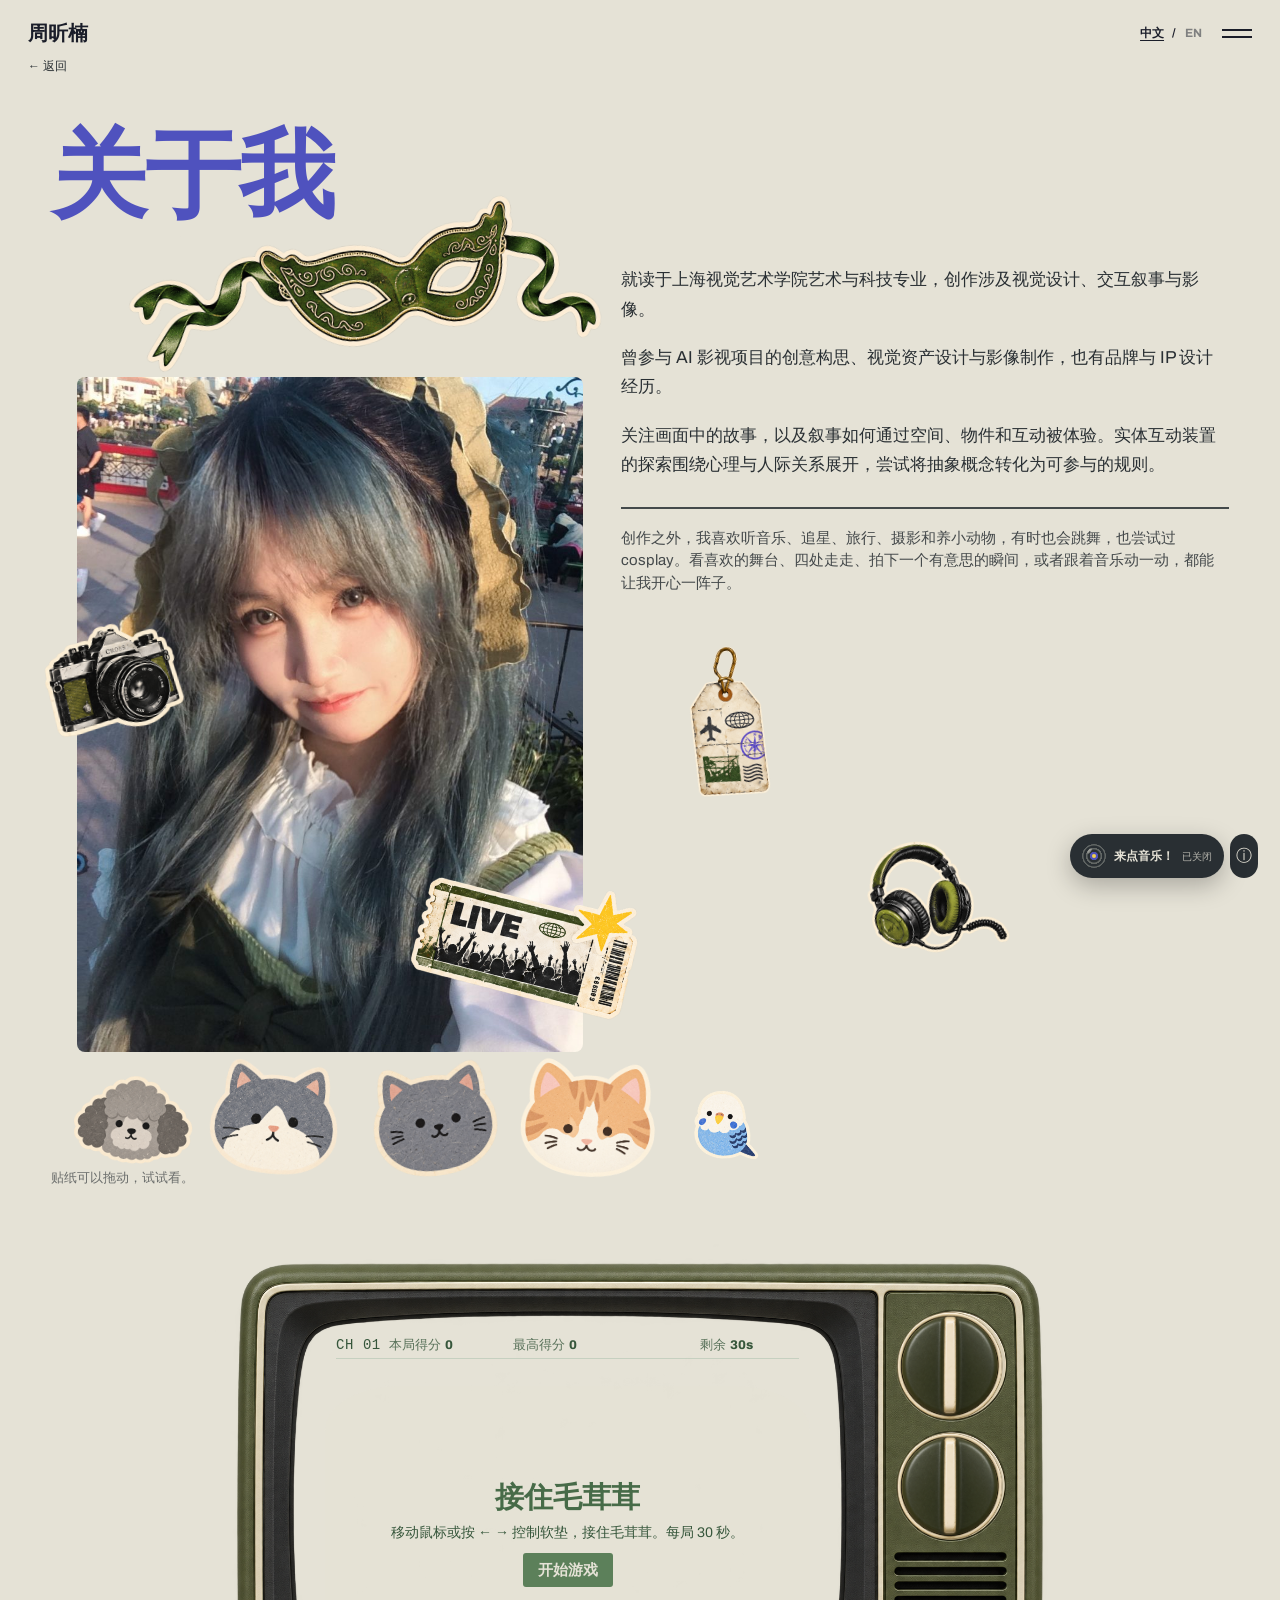
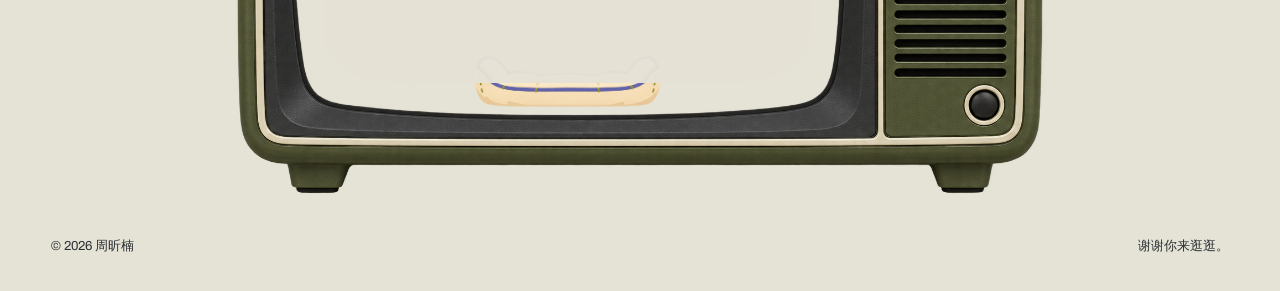
<file: about.html>
<!DOCTYPE html>
<html lang="zh-CN">
<head>
  <meta charset="UTF-8">
  <meta name="viewport" content="width=device-width, initial-scale=1.0">
  <title>周昕楠 · 关于我</title>
  <link rel="stylesheet" href="assets/css/main.css?v=20261012-site-back">
  <link rel="stylesheet" href="assets/css/tv-games.css?v=20261016-tv-entry-guide">
</head>
<body>
  <main id="page" class="page page-about"></main>

  <script src="assets/vendor/gsap.min.js"></script>
  <script src="assets/vendor/ScrollTrigger.min.js"></script>
  <script src="assets/vendor/lenis.min.js"></script>
  <script src="assets/data/site.js?v=20261012-hobbies-restored"></script>
  <script src="assets/data/i18n.js?v=20261012-site-back"></script>
  <script src="assets/data/categories.js?v=20261011-motion-name"></script>
  <script src="assets/data/projects.js?v=20261013-stable-media"></script>
  <script src="assets/data/decorations.js?v=20261013-orange-rain"></script>
  <script src="assets/js/tv-snake.js?v=20261016-i-map"></script>
  <script src="assets/js/tv-games.js?v=20261016-tv-entry-guide"></script>
  <script src="assets/js/page-about.js?v=20261015-tv"></script>
  <script src="assets/js/navigation.js?v=20261012-site-back-2"></script>
  <script src="assets/js/core.js?v=20261012-site-back"></script>
</body>
</html>
</file>
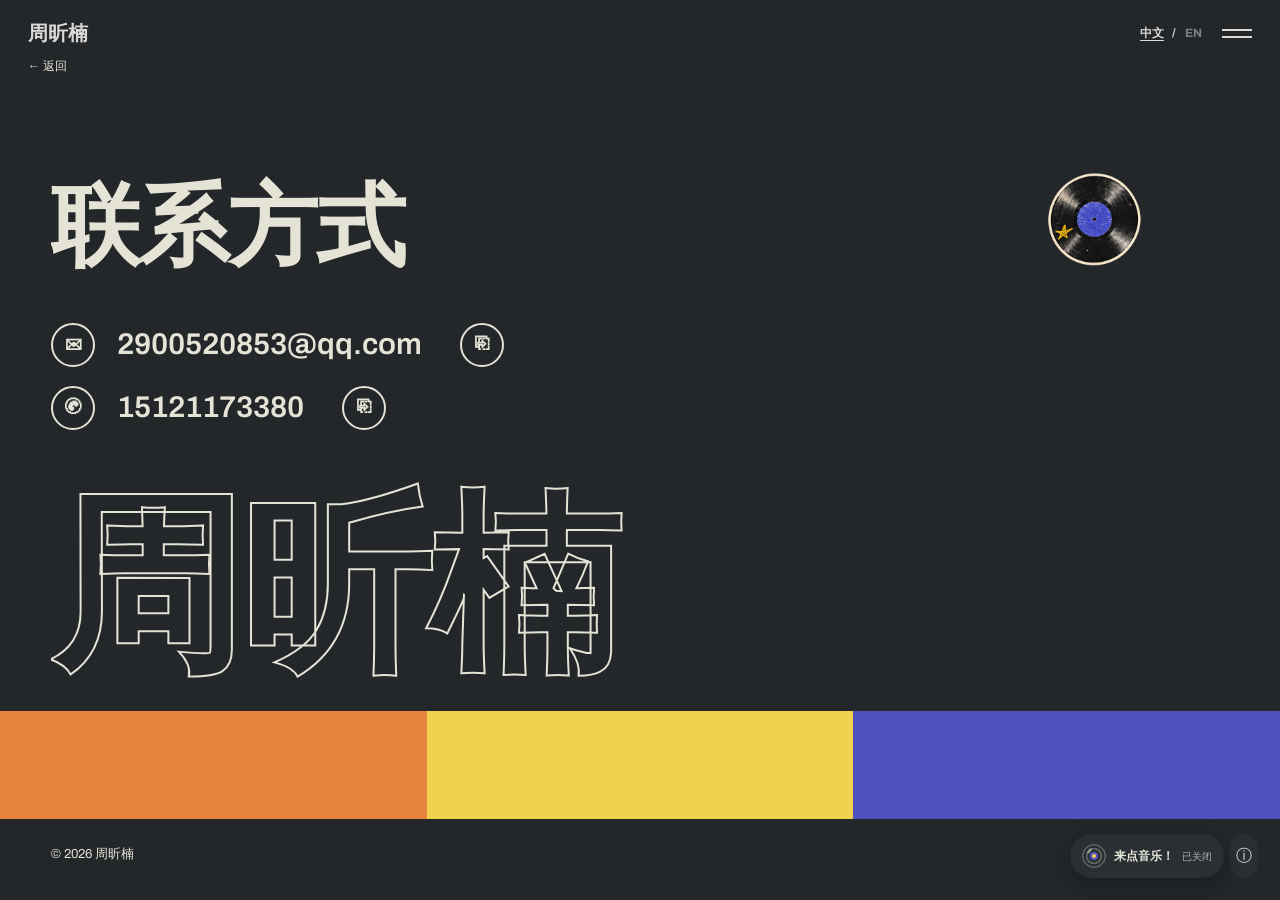
<file: contact.html>
<!DOCTYPE html>
<html lang="zh-CN">
<head>
  <meta charset="UTF-8">
  <meta name="viewport" content="width=device-width, initial-scale=1.0">
  <title>周昕楠 · 联系方式</title>
  <link rel="stylesheet" href="assets/css/main.css?v=20261012-site-back">
</head>
<body>
  <main id="page" class="page page-contact"></main>

  <script src="assets/vendor/gsap.min.js"></script>
  <script src="assets/vendor/ScrollTrigger.min.js"></script>
  <script src="assets/vendor/lenis.min.js"></script>
  <script src="assets/data/site.js?v=20261012-hobbies-restored"></script>
  <script src="assets/data/i18n.js?v=20261012-site-back"></script>
  <script src="assets/data/categories.js?v=20261011-motion-name"></script>
  <script src="assets/data/projects.js?v=20261013-stable-media"></script>
  <script src="assets/data/decorations.js?v=20261013-orange-rain"></script>
  <script src="assets/js/contact-shared.js?v=20261011-caijin-preview-music"></script>
  <script src="assets/js/page-contact.js?v=20261011-home-restored"></script>
  <script src="assets/js/navigation.js?v=20261012-site-back-2"></script>
  <script src="assets/js/core.js?v=20261012-site-back"></script>
</body>
</html>
</file>
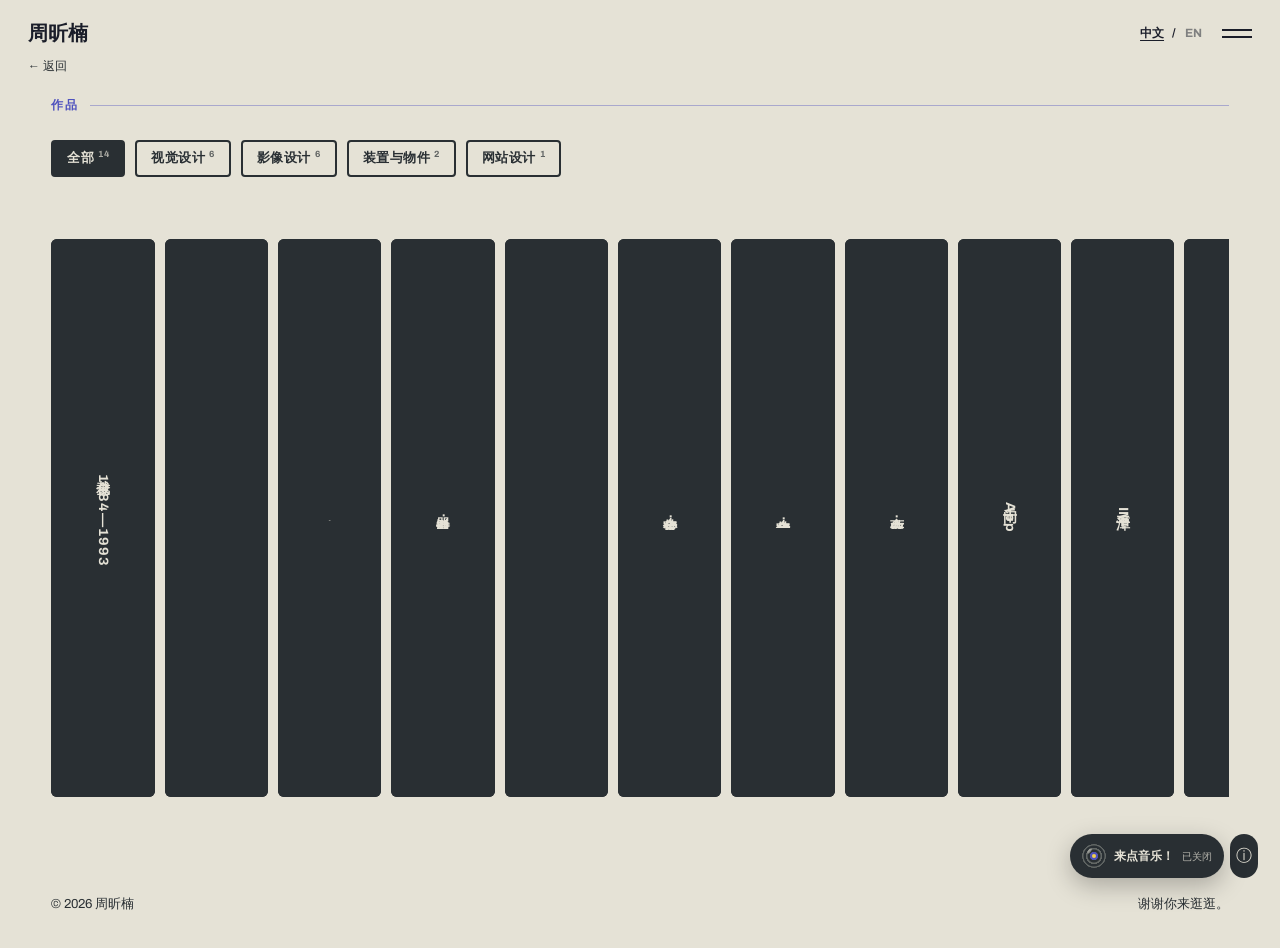
<file: work.html>
<!DOCTYPE html>
<html lang="zh-CN">
<head>
  <meta charset="UTF-8">
  <meta name="viewport" content="width=device-width, initial-scale=1.0">
  <title>周昕楠 · 作品</title>
  <link rel="stylesheet" href="assets/css/main.css?v=20261013-stable-media">
</head>
<body>
  <main id="page" class="page page-work"><div class="container"></div></main>

  <script src="assets/vendor/gsap.min.js"></script>
  <script src="assets/vendor/ScrollTrigger.min.js"></script>
  <script src="assets/vendor/lenis.min.js"></script>
  <script src="assets/data/site.js?v=20261012-hobbies-restored"></script>
  <script src="assets/data/i18n.js?v=20261012-site-back"></script>
  <script src="assets/data/categories.js?v=20261011-motion-name"></script>
  <script src="assets/data/projects.js?v=20261013-stable-media"></script>
  <script src="assets/data/decorations.js?v=20261013-orange-rain"></script>
  <script src="assets/js/page-work.js?v=20261013-stable-media"></script>
  <script src="assets/js/navigation.js?v=20261012-site-back-2"></script>
  <script src="assets/js/core.js?v=20261012-site-back"></script>
</body>
</html>
</file>
<file: assets/css/main.css>
/* ==========================================================================
   周昕楠作品集 — 主样式
   视觉基准复刻自参考站的版式/交互结构（奶油底 + 紫 + 黑 + 录像带脊），
   字体以免费可变字体 Archivo 替代商业字体 Transducer Vf。
   ========================================================================== */

@font-face {
  font-family: "ArchivoVar";
  src: url("../fonts/archivo-var.woff2") format("woff2");
  font-weight: 100 900;
  font-stretch: 62% 125%;
  font-style: normal;
  font-display: swap;
}

:root {
  --cream:   #e5e2d6;
  --cream-2: #dedacd;
  --purple:  #4f52be;
  --black:   #292f33;
  --charcoal:#23272a;
  --yellow:  #f2d14e;   /* 可播放/展开的录像带脊 */
  --magenta: #e8447f;   /* 在制 ongoing */
  --red:     #d9482b;
  --pink:    #f2a0b5;
  --orange:  #e8843c;

  --tape-h: 62vh;
  --spine-w: calc(var(--tape-h) / 5.4);
  --radius: 6px;

  --font-display: "ArchivoVar", "Helvetica Neue", Arial,
                  "PingFang SC", "Hiragino Sans GB", "Microsoft YaHei", sans-serif;
  --font-body: "ArchivoVar", "Helvetica Neue", Arial,
               "PingFang SC", "Hiragino Sans GB", "Microsoft YaHei", sans-serif;

  --ease: cubic-bezier(.22, 1, .36, 1);
}

* { margin: 0; padding: 0; box-sizing: border-box; }

html { -webkit-text-size-adjust: 100%; }

body {
  background: var(--cream);
  color: var(--black);
  font-family: var(--font-body);
  font-size: 16px;
  line-height: 1.5;
  overflow-x: hidden;
}

img, video { display: block; max-width: 100%; }
a { color: inherit; text-decoration: none; }
button { font: inherit; color: inherit; background: none; border: 0; cursor: pointer; }

::selection { background: var(--purple); color: var(--cream); }

/* 显示字：拉丁用可变字重/字宽，中文回退系统黑体 */
.display {
  font-family: var(--font-display);
  font-weight: 800;
  font-stretch: 112%;
  letter-spacing: -0.02em;
  text-transform: uppercase;
  line-height: .92;
}

/* --------------------------------------------------------------------------
   自定义光标
   -------------------------------------------------------------------------- */
/* Native PNG cursors use image-specific hotspots; no trailing dot or ring. */
body.has-cursor { cursor: var(--cursor-arrow, auto); }
body.has-cursor a, body.has-cursor button, body.has-cursor [role="button"],
body.has-cursor [data-cursor="tape"], body.has-cursor [data-cursor="zoom"],
body.has-cursor .video-progress { cursor: var(--cursor-pointer, pointer); }
body.has-cursor .video-play:not(.is-playing), body.has-cursor [data-cursor="play"] {
  cursor: var(--cursor-play, pointer);
}
/* Keep the existing OPEN / View image hints as text beside the native pointer. */
.cursor-glyph {
  position: fixed; z-index: 9999; pointer-events: none;
  padding: 5px 8px; border-radius: 4px; background: var(--purple); color: var(--cream);
  font-size: 11px; font-weight: 700; white-space: nowrap;
}
.cursor-glyph[hidden] { display: none; }
@media (hover: none), (pointer: coarse), (prefers-reduced-motion: reduce) {
  .cursor-glyph { display: none; }
  body.has-cursor { cursor: auto; }
  body.has-cursor a, body.has-cursor button, body.has-cursor [role="button"],
  body.has-cursor [data-cursor], body.has-cursor .video-progress { cursor: pointer; }
}

/* --------------------------------------------------------------------------
   顶栏
   -------------------------------------------------------------------------- */
.topbar {
  position: fixed; inset: 0 0 auto 0; z-index: 2000;
  display: flex; align-items: center; justify-content: space-between;
  padding: 18px 28px;
  mix-blend-mode: difference;
  color: #fff;
}
.topbar .brand {
  font-family: var(--font-display);
  font-weight: 800; font-stretch: 112%;
  font-size: 20px; letter-spacing: -0.01em; text-transform: uppercase;
}
.topbar .topbar-right { display: flex; align-items: center; gap: 18px; }
.nav-back {
  position: fixed; left: 28px; top: 50px; z-index: 2000;
  display: inline-flex; align-items: center; min-height: 32px;
  font-size: 12px; color: var(--black); transition: color .2s;
}
.nav-back:hover, .nav-back:focus-visible { color: var(--purple); }
.page-contact ~ .nav-back { color: var(--cream); }
.page-contact ~ .nav-back:hover, .page-contact ~ .nav-back:focus-visible { color: var(--purple); }
@media (max-width: 600px) { .nav-back { top: 52px; min-height: 44px; min-width: 64px; } }

.lang-toggle {
  display: flex; align-items: center; gap: 6px;
  font-size: 12px; font-weight: 700; letter-spacing: .08em;
}
.lang-toggle button { opacity: .5; padding: 2px 2px; }
.lang-toggle button.is-active { opacity: 1; text-decoration: underline; text-underline-offset: 3px; }

.menu-btn {
  display: flex; flex-direction: column; gap: 5px; padding: 6px 0;
}
.menu-btn span {
  display: block; width: 30px; height: 2px; background: currentColor;
  transition: transform .3s var(--ease);
}
.menu-btn:hover span:first-child { transform: translateX(4px); }

/* --------------------------------------------------------------------------
   全屏菜单（自底部滑入 + 梯形缺口顶 + 左侧竖条纹 + 贴纸错峰弹入）
   -------------------------------------------------------------------------- */
.menu {
  position: fixed; inset: 0; z-index: 3000;
  pointer-events: none;
  visibility: hidden;
}
.menu.is-open { pointer-events: auto; visibility: visible; }

.menu-panel {
  position: absolute; inset: 0;
  background: var(--purple);
  color: var(--cream);
  transform: translateY(102%);
  clip-path: polygon(0 34px, 7vw 0, 93vw 0, 100% 34px, 100% 100%, 0 100%);
  display: flex;
  overflow: hidden;
}
.menu.is-open .menu-panel { transform: translateY(0); }

.menu-stripes {
  position: absolute; left: 0; top: 0; bottom: 0; width: 2.4vw; min-width: 18px;
  display: flex;
}
.menu-stripes i { flex: 1; }
.menu-stripes i:nth-child(1) { background: var(--cream); }
.menu-stripes i:nth-child(2) { background: var(--yellow); }
.menu-stripes i:nth-child(3) { background: var(--red); }
.menu-stripes i:nth-child(4) { background: var(--pink); }

.menu-close {
  position: absolute; top: 26px; right: 30px; z-index: 5;
  width: 46px; height: 46px; display: grid; place-items: center;
  color: var(--cream);
}
.menu-close::before, .menu-close::after {
  content: ""; position: absolute; width: 30px; height: 2.5px; background: currentColor;
}
.menu-close::before { transform: rotate(45deg); }
.menu-close::after  { transform: rotate(-45deg); }
.menu-close:hover { transform: rotate(90deg); }
.menu-close { transition: transform .35s var(--ease); }

.menu-nav {
  position: relative; z-index: 4;
  margin: auto 0;
  padding: 12vh 10vw 10vh 8vw;
  display: flex; flex-direction: column; gap: 1.2vh;
}
.menu-nav a {
  font-family: var(--font-display);
  font-weight: 800; font-stretch: 112%;
  font-size: clamp(40px, 8.5vw, 108px);
  line-height: .95; letter-spacing: -0.02em; text-transform: uppercase;
  color: var(--cream);
  width: fit-content;
  transition: opacity .25s, color .25s, font-style .25s;
}
.menu-nav a:hover { color: var(--yellow); }
.menu-nav a.is-current { font-style: italic; opacity: .45; }
.menu.is-open .menu-nav a:hover ~ a, .menu-nav a.is-dim { opacity: .45; }

.menu-meta {
  position: absolute; left: 8vw; bottom: 5vh; z-index: 4;
  font-size: 12px; letter-spacing: .1em; text-transform: uppercase; opacity: .8;
}

.menu-sticker {
  position: absolute; z-index: 3; pointer-events: none;
  transform: scale(0) rotate(0deg);
  opacity: 0;
}
.menu-sticker img, .menu-sticker svg { width: 100%; height: auto; }

/* --------------------------------------------------------------------------
   页面转场幕布
   -------------------------------------------------------------------------- */
.transition-curtain {
  position: fixed; inset: 0; z-index: 4000; pointer-events: none;
  display: flex;
}
.transition-curtain i {
  flex: 1; background: var(--black);
  transform: scaleY(0); transform-origin: bottom;
}
.transition-curtain i:nth-child(2) { background: var(--purple); }
.transition-curtain i:nth-child(3) { background: var(--yellow); }
.transition-curtain i:nth-child(4) { background: var(--magenta); }
.transition-curtain i:nth-child(5) { background: var(--black); }

/* --------------------------------------------------------------------------
   通用页面容器
   -------------------------------------------------------------------------- */
.page { min-height: 100vh; padding-top: 96px; }
.container { width: min(1400px, 92vw); margin: 0 auto; }

.section-label {
  font-size: 12px; font-weight: 700; letter-spacing: .18em; text-transform: uppercase;
  color: var(--purple);
  display: flex; align-items: center; gap: 10px;
}
.section-label::after { content: ""; height: 1px; flex: 1; background: currentColor; opacity: .4; }

/* --------------------------------------------------------------------------
   作品页：筛选 pills
   -------------------------------------------------------------------------- */
.filter-bar {
  display: flex; flex-wrap: wrap; gap: 10px; align-items: center;
  padding: 8px 0 26px;
}
.filter-pill {
  border: 2px solid var(--black); border-radius: 4px;
  padding: 6px 14px;
  font-size: 13px; font-weight: 700; letter-spacing: .04em;
  transition: background-color .2s, color .2s, border-color .2s;
}
.filter-pill sup { font-size: 9px; margin-left: 4px; opacity: .7; }
.filter-pill:hover { border-color: var(--purple); color: var(--purple); }
.filter-pill.is-active { background: var(--black); color: var(--cream); border-color: var(--black); }

/* --------------------------------------------------------------------------
   作品页：VHS 录像带行（横向手风琴）
   -------------------------------------------------------------------------- */
.vhs-row {
  display: flex; align-items: flex-end; gap: 10px;
  padding: 4vh 0 8vh;
  min-height: calc(var(--tape-h) + 6vh);
}

.tape {
  position: relative;
  flex: 0 1 auto;
  min-width: 44px;
  width: var(--spine-w);
  height: var(--tape-h);
  border-radius: var(--radius);
  background: var(--black);
  color: var(--cream);
  overflow: visible; /* 桌面悬停预览位于带体外；面板单独约束溢出 */
  transition: width .65s var(--ease), margin-top .3s var(--ease), opacity .4s;
  will-change: width;
}
.tape:hover { margin-top: -2vh; z-index: 300; }
.tape.is-open { width: min(80vw, 1180px); margin-top: 0; z-index: 320; flex-shrink: 0; }
.vhs-row.has-open .tape:not(.is-open) { width: calc(var(--spine-w) * .72); opacity: .55; }

/* 作品书签保留实际宽度，只在本列表内部溢出；首页保持原有排列。 */
.page-work .vhs-row { overflow-x: auto; overflow-y: hidden; scroll-behavior: auto; scrollbar-width: thin; }
.page-work .tape { flex: 0 0 auto; min-width: 72px; }
.page-work .tape-preview { display: none; }
.work-tape-preview {
  position: fixed; width: 200px; height: 128px; z-index: 400;
  border-radius: 4px; overflow: hidden; pointer-events: none;
  box-shadow: 0 12px 30px rgba(0,0,0,.25);
  opacity: 0; visibility: hidden; transform: translateY(8px) scale(.9);
  transition: opacity .25s var(--ease), transform .25s var(--ease), visibility .25s;
}
.work-tape-preview.is-visible { opacity: 1; visibility: visible; transform: none; }
.work-tape-preview img { width: 100%; height: 100%; object-fit: contain; background: var(--cream-2); }

/* 脊背（竖排标题） */
.tape-spine {
  position: absolute; inset: 0 auto 0 0;
  width: var(--spine-w);
  max-width: 100%;
  background: var(--black);
  border-radius: var(--radius);
  display: flex; align-items: center; justify-content: center;
  transition: background-color .3s;
  z-index: 3;
}
.tape-spine .spine-title {
  writing-mode: vertical-rl;
  font-family: var(--font-display);
  font-weight: 700; font-stretch: 105%;
  font-size: clamp(13px, 1.5vh, 18px);
  letter-spacing: .06em;
  white-space: nowrap;
  max-height: 92%;
  overflow: hidden;
}
.tape:hover .tape-spine, .tape.is-open .tape-spine { background: var(--yellow); color: var(--black); }
.tape[data-status="ongoing"] .tape-spine { background: var(--magenta); color: var(--cream); }
.tape[data-status="ongoing"]:hover .tape-spine,
.tape[data-status="ongoing"].is-open .tape-spine { background: var(--yellow); color: var(--black); }

/* 悬停浮动预览（脊背上方） */
.tape-preview {
  position: absolute; bottom: calc(100% + 12px); left: 50%;
  width: 200px; height: 128px;
  transform: translate(-50%, 8px) scale(.9);
  opacity: 0; pointer-events: none;
  border-radius: 4px; overflow: hidden;
  box-shadow: 0 12px 30px rgba(0,0,0,.25);
  transition: opacity .25s var(--ease), transform .25s var(--ease);
  z-index: 400;
}
.tape-preview img { width: 100%; height: 100%; object-fit: contain; background: var(--cream-2); }
.tape:hover:not(.is-open) .tape-preview { opacity: 1; transform: translate(-50%, 0) scale(1); }

/* 展开面板：左脊 + 中媒体 + 右信息列 */
.tape-face {
  position: absolute; inset: 0 0 0 var(--spine-w);
  display: grid;
  grid-template-columns: minmax(0, 1fr) 320px;
  grid-template-rows: minmax(0, 1fr);
  min-height: 0; overflow: hidden; border-radius: var(--radius);
  gap: 22px;
  padding: 20px 22px;
  background: var(--cream-2);
  color: var(--black);
  opacity: 0;
  transform: translateX(24px);
  transition: opacity .4s .15s var(--ease), transform .5s .15s var(--ease);
  pointer-events: none;
}
.tape.is-open .tape-face { opacity: 1; transform: none; pointer-events: auto; }

.tape-media {
  position: relative; min-width: 0; min-height: 0;
  display: grid; grid-template-rows: minmax(0, 1fr) auto; gap: 8px;
}
.tape-media .media-frame {
  position: relative; width: 100%; height: 100%; min-height: 0; min-width: 0;
  background: var(--black); border-radius: 4px; overflow: hidden;
}
.tape-media img, .tape-media video {
  position: absolute; inset: 0; display: block;
  width: 100%; height: 100%; max-width: 100%; max-height: 100%;
  object-fit: contain;
}
.tape-media img { cursor: zoom-in; }
.media-nav { display: flex; justify-content: space-between; align-items: center; gap: 8px; }
.media-nav button { padding: 8px 10px; min-height: 44px; border: 1px solid var(--black); border-radius: 4px; font-size: 12px; }
.media-count { font-size: 12px; white-space: nowrap; font-variant-numeric: tabular-nums; }
.media-nav button:disabled { opacity: .35; }
.tape-media .media-frame.is-video video { width: 100%; height: 100%; object-fit: contain; }

/* 视频控制：紫色圆形播放/暂停 + 进度 */
.video-ui {
  position: absolute; inset: auto 0 0 0; padding: 12px 14px;
  display: flex; align-items: center; gap: 12px;
  background: linear-gradient(to top, rgba(0,0,0,.55), transparent);
}
.video-play {
  width: 46px; height: 46px; border-radius: 50%;
  background: var(--purple); color: var(--cream);
  display: grid; place-items: center; flex: 0 0 auto;
  transition: transform .2s;
}
.video-play:hover { transform: scale(1.08); }
.video-play .icon-pause { display: none; }
.video-play.is-playing .icon-play { display: none; }
.video-play.is-playing .icon-pause { display: block; }
.video-progress { position: relative; flex: 1; height: 4px; background: rgba(255,255,255,.3); border-radius: 2px; }
.video-progress i { position: absolute; inset: 0 auto 0 0; width: 0%; background: var(--yellow); border-radius: 2px; }

/* 放大查看按钮 */
.zoom-btn {
  position: absolute; top: 10px; left: 10px;
  min-height: 44px; padding: 8px 12px; border-radius: 4px;
  background: rgba(0,0,0,.5); color: var(--cream);
  display: grid; place-items: center; font-size: 12px; font-weight: 700;
}
.zoom-btn:hover { background: var(--purple); }

/* 右信息列 */
.tape-info { display: flex; flex-direction: column; gap: 10px; min-width: 0; min-height: 0; overflow: auto; padding-right: 4px; }
.tape-info > * { flex-shrink: 0; }
.tape-info .info-year { font-size: 12px; letter-spacing: .12em; color: var(--purple); font-weight: 700; }
.tape-info .info-type { font-size: 11px; letter-spacing: .1em; text-transform: uppercase; opacity: .7; }
.tape-info .info-title {
  font-family: var(--font-display); font-weight: 800; font-stretch: 110%;
  font-size: clamp(20px, 2.4vw, 30px); line-height: 1.02; letter-spacing: -0.01em;
}
.tape-info .info-role { font-size: 13px; opacity: .85; }
.info-production { align-self: flex-start; border: 1px solid var(--black); border-radius: 4px; padding: 4px 8px; font-size: 12px; font-weight: 700; }
.tape-info .info-desc { font-size: 13px; line-height: 1.55; opacity: .9; }
.tape-info .info-nature { font-size: 11px; letter-spacing: .04em; opacity: .6; font-style: italic; }

.tape-stills {
  position: relative; display: grid; grid-template-columns: repeat(4, minmax(0, 1fr));
  gap: 6px; margin-top: auto; flex: 0 0 auto; max-height: 180px;
  overflow-y: auto; overscroll-behavior: contain; scrollbar-width: thin;
}
.tape-stills button {
  aspect-ratio: 4 / 3; min-height: 44px; border-radius: 3px; overflow: hidden; padding: 0;
  border: 2px solid transparent; opacity: .75; transition: opacity .2s, border-color .2s;
}
.tape-stills button img { width: 100%; height: 100%; object-fit: contain; background: var(--cream-2); }
.tape-stills button:hover { opacity: 1; }
.tape-stills button.is-active { opacity: 1; border-color: var(--purple); }

.tape-links { display: flex; flex-wrap: wrap; gap: 8px; }
.tape-links a {
  border: 2px solid var(--black); border-radius: 4px; padding: 5px 12px;
  font-size: 12px; font-weight: 700;
  transition: background-color .2s, color .2s;
}
.tape-links a:hover { background: var(--black); color: var(--cream); }

.tape-close {
  position: absolute; top: 12px; right: 12px; z-index: 6;
  width: 36px; height: 36px; border-radius: 50%;
  background: var(--black); color: var(--cream);
  display: grid; place-items: center; font-size: 16px;
}
.tape-close:hover { background: var(--purple); }

/* 大图查看器：独立可用高度；整张适配后再缩放，不依赖图片撑开布局。 */
body.viewer-open { overflow: hidden; }
.lightbox {
  position: fixed; inset: 0; z-index: 5000;
  width: 100%; height: 100%; height: 100dvh; max-width: none; max-height: none;
  border: 0; margin: 0; padding: 0; background: #171a1c; color: var(--cream);
  display: none; grid-template-rows: auto minmax(0, 1fr) auto; overflow: hidden;
}
.lightbox[open] { display: grid; }
.lightbox::backdrop { background: rgba(20,22,24,.95); }
.lb-toolbar { display: flex; justify-content: space-between; flex-wrap: wrap; gap: 8px 20px; padding: 12px 16px; background: var(--black); }
.lb-navigation, .lb-tools { display: flex; align-items: center; gap: 8px; }
.lightbox button { min-width: 44px; min-height: 44px; padding: 8px 12px; border: 1px solid #777; border-radius: 4px; }
.lightbox button:hover { background: var(--purple); }
.lightbox button:disabled { opacity: .35; }
.lb-count, .lb-scale { min-width: 60px; text-align: center; font-variant-numeric: tabular-nums; font-size: 12px; }
.lb-stage { position: relative; min-width: 0; min-height: 0; overflow: hidden; touch-action: none; cursor: zoom-in; }
.lb-stage.is-zoomed { cursor: grab; }
.lb-stage.is-zoomed:active { cursor: grabbing; }
.lightbox .lb-stage img {
  position: absolute; top: 50%; left: 50%; max-width: none; max-height: none;
  object-fit: contain; user-select: none; -webkit-user-drag: none; transform-origin: center;
}
.lb-footer { display: flex; flex-wrap: wrap; justify-content: space-between; gap: 6px 20px; padding: 10px 16px; font-size: 12px; }
.lb-hint { opacity: .65; }
body.has-cursor .lightbox, body.has-cursor .lightbox img { cursor: auto; }
body.has-cursor .lightbox .lb-stage { cursor: zoom-in; }
body.has-cursor .lightbox .lb-stage.is-zoomed, body.has-cursor .lightbox .lb-stage.is-zoomed img { cursor: grab; }
body.has-cursor .lightbox button { cursor: var(--cursor-pointer, pointer); }
button:focus-visible, [role="button"]:focus-visible { outline: 3px solid var(--purple); outline-offset: 3px; }

/* --------------------------------------------------------------------------
   首页
   -------------------------------------------------------------------------- */
.page-home { padding-top: 0; }
/* Only the reveal is clipped; the correctly sized video and its controls never stretch. */
.hero { position: relative; height: calc(100svh + var(--hero-distance, 95svh)); }
.hero-stage { position: sticky; top: 0; height: 100svh; overflow: clip; }
.hero-media { position: absolute; top: 54%; left: 50%; transform: translate(-50%, -50%); }
.hero-reveal { position: absolute; inset: 0; clip-path: inset(50% 0); background: var(--cream-2); }
.hero video, .hero-poster { width: 100%; height: 100%; object-fit: contain; position: absolute; inset: 0; }
.hero-poster { pointer-events: none; }
.hero.show-poster video { opacity: 0; }
.hero:not(.show-poster) .hero-poster { visibility: hidden; }
.hero-seam { position: absolute; top: 50%; height: 1px; width: 100%; background: var(--purple); opacity: .6; }
.hero-heading { color: var(--purple); }
.hero-line { position: absolute; white-space: nowrap; line-height: 1.12; letter-spacing: -.035em; pointer-events: none; }
.hero-top { top: calc(54% - 12px); left: 46%; font-size: clamp(60px, 9vw, 128px); transform: translate(-50%, -100%); }
.hero-bottom { top: calc(54% + 12px); left: 54%; font-size: clamp(70px, 10.7vw, 152px); transform: translateX(-50%); }
.hero-accent { color: #466445; display: inline-block; transform: rotate(5deg); }
.hero-hint { position: absolute; top: calc(54% + clamp(70px, 10.7vw, 152px) * 1.12 + 50px); right: 17%; font-size: 14px; transform: rotate(-4deg); color: var(--black); pointer-events: none; }
.hero-english .hero-top { font-size: clamp(25px, 4.7vw, 72px); left: 46%; }
.hero-english .hero-bottom { font-size: clamp(38px, 6.6vw, 100px); left: 54%; }
.hero-english .hero-hint { top: calc(54% + clamp(38px, 6.6vw, 100px) * 1.12 + 50px); right: 12%; }
.hero-controls { position: absolute; top: calc(100% + 14px); right: 0; display: flex; gap: 16px; z-index: 3; }
.hero-controls[hidden], .hero-error[hidden] { display: none; }
.hero-controls button { padding: 7px 2px; border-bottom: 1px solid currentColor; font-size: 13px; line-height: 1.3; color: var(--black); }
.hero-controls button:hover { color: var(--purple); }
.hero-error { position: absolute; top: calc(100% + 18px); left: 0; max-width: 60%; font-size: 12px; color: var(--black); }
.hero.is-reduced { height: auto; padding: 130px 0 60px; }
.hero.is-reduced .hero-stage { height: auto; position: relative; overflow: visible; display: flex; flex-direction: column; align-items: center; gap: 35px; }
.hero.is-reduced .hero-heading { order: -2; width: 100%; }
.hero.is-reduced .hero-line { display: block; position: relative; top: auto; transform: none !important; width: max-content; max-width: 94%; }
.hero.is-reduced .hero-top { left: 8%; }
.hero.is-reduced .hero-bottom { left: auto; margin: 12px 8% 0 auto; }
.hero.is-reduced .hero-hint { position: relative; top: auto; right: auto; order: -1; margin-left: 20%; }
.hero.is-reduced .hero-media { position: relative; top: auto; left: auto; transform: none; margin-bottom: 45px; }
.hero.is-reduced .hero-seam { display: none; }
@media (max-width: 700px) {
  .hero-top { font-size: clamp(42px, 15vw, 80px); left: 45%; }
  .hero-bottom { font-size: clamp(50px, 18vw, 96px); left: 53%; }
  .hero-hint { top: calc(54% + 18vw * 1.12 + 44px); right: 8%; font-size: 12px; }
  .hero-english .hero-top { font-size: 5.2vw; left: 47%; }
  .hero-english .hero-bottom { font-size: 8.8vw; left: 54%; }
  .hero-english .hero-hint { top: calc(54% + 8.8vw * 1.12 + 44px); right: 6%; font-size: 10px; }
  .hero-controls { gap: 12px; }
  .hero-controls button { font-size: 12px; }
  .hero-error { max-width: 55%; }
}

.home-section { padding: 7vh 0; }

/* 下拉列表（EXPERTISES / CLIENTS） */
.drop-list { border-top: 2px solid var(--black); }
.drop-item { border-bottom: 2px solid var(--black); }
.drop-head {
  width: 100%; display: flex; align-items: center; justify-content: space-between;
  padding: 20px 4px; text-align: left;
  font-family: var(--font-display); font-weight: 800; font-stretch: 110%;
  font-size: clamp(22px, 3.4vw, 44px); letter-spacing: -0.01em; text-transform: uppercase;
}
.drop-head .drop-sign { font-size: .7em; transition: transform .3s var(--ease); }
.drop-item.is-open .drop-head .drop-sign { transform: rotate(45deg); }
.drop-body { overflow: hidden; height: 0; }
.drop-body-inner { padding: 4px 4px 24px; display: flex; flex-wrap: wrap; gap: 10px 26px; }
.drop-body-inner span { font-size: clamp(15px, 1.6vw, 20px); opacity: .85; }

/* 跑马灯 */
.marquee {
  overflow: hidden; white-space: nowrap;
  border-block: 2px solid var(--black);
  padding: 14px 0;
  background: var(--yellow);
}
.marquee-track { display: inline-flex; gap: 0; will-change: transform; }
.marquee-track span {
  font-family: var(--font-display); font-weight: 800; font-stretch: 112%;
  font-size: clamp(20px, 3vw, 40px); text-transform: uppercase; letter-spacing: -0.01em;
  padding: 0 26px;
}

/* --------------------------------------------------------------------------
   关于页
   -------------------------------------------------------------------------- */
.about-head {
  font-size: clamp(40px, 7.5vw, 104px);
  color: var(--purple);
  padding: 4vh 0 5vh;
}
.about-grid { display: grid; grid-template-columns: minmax(0, 5fr) minmax(0, 6fr); gap: 5vw; align-items: start; }
.page-about .container { position: relative; }
.about-playground { position: relative; }
.about-sticker-layer { position: absolute; inset: 0; overflow: visible; z-index: 50; pointer-events: none; }
/* 贴纸允许溢出照片边缘，但不能把整页撑出横向滚动条 */
.page-about { overflow-x: clip; }
.about-photo { position: relative; }
.about-photo-stage { position: relative; padding: 22% 0 16%; overflow: visible; }
.about-photo .photo-frame { position: relative; width: 100%; margin-left: 2vw; border-radius: 8px; overflow: hidden; background: var(--cream-2); }
.about-photo .photo-frame img { width: 100%; height: auto; }
.about-sticker { position: absolute; z-index: 5; pointer-events: auto; touch-action: none; cursor: grab; user-select: none; -webkit-user-select: none; }
.about-sticker[data-sticker-id="a-mask"] { z-index: 10; }
.about-sticker:active { cursor: grabbing; }
.about-sticker img, .about-sticker svg { display: block; width: 100%; height: auto; pointer-events: none; background: transparent; -webkit-user-drag: none; }
.about-quote {
  margin: 4vh 0 2vh;
  font-style: normal; font-weight: 400;
  color: var(--black); opacity: .65;
  font-size: 13px; line-height: 1.5;
}
.about-bio p { margin-bottom: 1.1em; font-size: clamp(15px, 1.35vw, 18px); line-height: 1.7; }
.about-hobbies { margin-top: 3vh; padding-top: 2vh; border-top: 2px solid var(--black); font-size: 15px; opacity: .85; }

/* --------------------------------------------------------------------------
   联系页（深色）
   -------------------------------------------------------------------------- */
.page-contact { background: var(--charcoal); color: var(--cream); }
.page-contact .topbar { mix-blend-mode: normal; color: var(--cream); }

.contact-wrap { position: relative; padding: 10vh 0 0; overflow: hidden; }
.contact-title { font-size: clamp(40px, 7vw, 96px); color: var(--cream); }
.contact-list { margin: 6vh 0 8vh; display: flex; flex-direction: column; gap: 18px; }
.contact-row {
  display: flex; align-items: center; gap: 16px;
  font-size: clamp(18px, 2.4vw, 30px); font-weight: 600;
}
.contact-row .c-icon {
  width: 44px; height: 44px; border-radius: 50%; flex: 0 0 auto;
  border: 2px solid var(--cream); display: grid; place-items: center; font-size: 17px;
  transition: background-color .2s, color .2s, border-color .2s;
}
.contact-row a:hover .c-icon, .contact-row button:hover .c-icon { background: var(--purple); border-color: var(--purple); }
.contact-row .c-value { transition: background-color .3s, color .3s; padding: 2px 6px; border-radius: 4px; }
.contact-row .c-value.is-copied { background: var(--purple); color: var(--cream); }
.contact-row .copied-flag { font-size: 13px; font-style: italic; color: var(--yellow); opacity: 0; transition: opacity .25s; }
.contact-row .copied-flag.is-show { opacity: 1; }

.contact-spin { position: absolute; top: 8vh; right: 6vw; width: clamp(90px, 9vw, 130px); pointer-events: none; }
.contact-spin img, .contact-spin svg { width: 100%; height: auto; animation: spin 14s linear infinite; }
@keyframes spin { to { transform: rotate(360deg); } }
.contact-rain { position: fixed; inset: 0; z-index: 1000; overflow: hidden; pointer-events: none; contain: strict; }
.contact-rain img { position: absolute; display: block; height: auto; pointer-events: none; user-select: none; will-change: transform, opacity; }

.contact-wordmark {
  font-size: clamp(56px, 15vw, 220px);
  color: transparent;
  -webkit-text-stroke: 2px var(--cream);
  line-height: .9; letter-spacing: -0.02em;
  padding-bottom: 4vh;
  white-space: nowrap;
}
.contact-stripes { display: flex; height: 12vh; }
.contact-stripes i { flex: 1; }
.contact-stripes i:nth-child(1) { background: var(--orange); }
.contact-stripes i:nth-child(2) { background: var(--yellow); }
.contact-stripes i:nth-child(3) { background: var(--purple); }

/* --------------------------------------------------------------------------
   页脚
   -------------------------------------------------------------------------- */
.footer {
  padding: 26px 0 34px;
  display: flex; align-items: center; justify-content: space-between; gap: 16px;
  font-size: 13px;
}
.page-contact .footer { color: var(--cream); }

/* --------------------------------------------------------------------------
   BGM 播放按钮（仅当 SITE.bgm.src 有值时由 core.js 注入）
   -------------------------------------------------------------------------- */
.bgm-btn {
  position: fixed; right: 22px; bottom: 22px; z-index: 2500;
  display: flex; align-items: center; gap: 8px;
  padding: 10px 16px; border-radius: 999px;
  background: var(--black); color: var(--cream);
  font-size: 12px; font-weight: 700; letter-spacing: .06em;
  box-shadow: 0 8px 24px rgba(0,0,0,.25);
  transition: background-color .2s, transform .2s;
}
.bgm-btn:hover { background: var(--purple); transform: translateY(-2px); }
.bgm-btn .bgm-icon { font-size: 15px; }
.bgm-tools { position: fixed; right: 22px; bottom: 22px; z-index: 2500; display: flex; align-items: center; gap: 6px; max-width: calc(100vw - 32px); }
.bgm-tools .bgm-btn { position: static; min-height: 44px; padding: 10px 12px; letter-spacing: 0; }
.bgm-status { font-size: 10px; font-weight: 400; opacity: .75; }
.bgm-tools .bgm-icon { flex: 0 0 24px; width: 24px; height: 24px; border-radius: 50%; background: repeating-radial-gradient(circle, var(--black) 0 2px, #626765 3px 4px); position: relative; animation: bgm-disc 12s linear infinite; animation-play-state: paused; }
.bgm-icon::after { content: ''; position: absolute; inset: 8px; border-radius: 50%; background: var(--yellow); border: 2px solid var(--purple); }
.bgm-icon::before { content: ''; position: absolute; left: 6px; top: 4px; width: 3px; height: 6px; border-radius: 50%; background: var(--cream); opacity: .45; transform: rotate(35deg); }
.bgm-btn.is-playing .bgm-icon { animation-play-state: running; }
@keyframes bgm-disc { to { transform: rotate(360deg); } }
.bgm-credit summary { list-style: none; cursor: pointer; min-width: 28px; min-height: 44px; display: grid; place-items: center; background: var(--black); color: var(--cream); border-radius: 16px; }
.bgm-credit summary::-webkit-details-marker { display: none; }
.bgm-credit > div { position: absolute; right: 0; bottom: calc(100% + 10px); width: min(300px, calc(100vw - 44px)); padding: 16px; border-radius: 6px; background: var(--black); color: var(--cream); font-size: 12px; line-height: 1.6; }
.bgm-credit a { text-decoration: underline; text-underline-offset: 3px; }
.bgm-credit summary:focus-visible { outline: 3px solid var(--purple); outline-offset: 3px; }
@media (prefers-reduced-motion: reduce) { .bgm-tools .bgm-icon { animation: none; } }

/* --------------------------------------------------------------------------
   响应式
   -------------------------------------------------------------------------- */
@media (max-width: 900px) {
  :root { --tape-h: 52vh; }
  /* 移动端：录像带行改为可横向滚动，保证每条带都可达 */
  .vhs-row {
    overflow-x: auto;
    -webkit-overflow-scrolling: touch;
    padding-bottom: 2vh;
  }
  .tape { min-width: 56px; }
  .tape.is-open { width: 92vw; height: 78vh; }
  .tape-preview { display: none; }   /* 触屏无 hover，隐藏浮动预览避免被滚动裁切 */
  .tape-face { grid-template-columns: minmax(0, 1fr); grid-template-rows: minmax(0, 1fr) minmax(0, .8fr); gap: 12px; padding: 14px 12px; }
  .tape-stills { max-height: 140px; }
  .tape-info .info-title { padding-right: 30px; }
  .lb-toolbar { padding: 8px; gap: 4px; }
  .lb-navigation, .lb-tools { gap: 4px; }
  .lightbox button { padding: 8px; font-size: 12px; }
  .lb-footer { padding: 8px; }
  .about-grid { grid-template-columns: 1fr; }
  .about-photo-stage { padding: 22% 0 28%; }
  .about-photo .photo-frame { width: 84%; margin-left: 8%; }
  .about-playground { padding-bottom: 115%; }
  .sticker-desktop, .contact-spin { display: none; }
  .menu-nav { padding-left: 14vw; }
  .menu-sticker[data-sticker-id="m-vhs"] { top: 19vh !important; right: 4vw !important; width: 28vw !important; }
  .menu-sticker[data-sticker-id="m-vinyl"] { top: 12vh !important; right: 35vw !important; width: 18vw !important; }
  .menu-sticker[data-sticker-id="m-map"] { bottom: 12vh !important; right: 12vw !important; width: 25vw !important; }
  .menu-sticker[data-sticker-id="m-star"] { bottom: 30vh !important; right: 7vw !important; width: 13vw !important; }
  .contact-wordmark { font-size: 12vw; }
}

@media (prefers-reduced-motion: reduce) {
  .contact-spin img { animation: none; }
}

/* Embed the original contact page body after the restored home content. */
.home-contact-page { padding-top: 96px; min-height: 100vh; }

/* Two quiet content links use the existing selected section's lower whitespace. */
.home-selected { position: relative; }
.home-selected-links {
  position: absolute; left: 0; right: 0; bottom: 7vh;
  display: flex; justify-content: space-between; align-items: center; gap: 16px;
  font-size: 13px; line-height: 1.5;
}
.home-selected-links a {
  display: inline-flex; align-items: center; min-height: 44px;
  white-space: nowrap; color: var(--black); opacity: .65;
  text-underline-offset: 4px; text-decoration-thickness: 1px;
  transition: color .2s, opacity .2s;
}
.home-selected-links .home-more-work { font-weight: 500; opacity: .85; }
.home-selected-links a:hover { color: var(--purple); opacity: 1; text-decoration-line: underline; }
.home-selected-links a:focus-visible { outline: 2px solid var(--purple); outline-offset: 3px; }
@media (max-width: 900px), (max-height: 550px) {
  .home-selected-links { position: static; }
}

/* Only the English name is measured to fit; preserve the Chinese wordmark. */
.contact-wordmark.is-english { min-width: 0; padding-left: 2px; padding-right: 2px; }
.contact-wordmark.is-english .contact-name { display: inline-block; }

@media (hover: none) and (pointer: coarse) {
  .work-tape-preview:not(.is-keyboard) { display: none; }
}
/* Keep Caijin's thumbnail footer fixed while its longer bilingual description scrolls. */
.tape[data-id="caijin"] .tape-info { overflow: hidden; }
.tape[data-id="caijin"] .tape-info-copy {
  display: flex; flex-direction: column; gap: 10px;
  flex: 1 1 0; min-height: 0; overflow-y: auto; scrollbar-width: thin;
}
.tape[data-id="caijin"] .tape-info-copy > * { flex-shrink: 0; }
/* A cramped contact row must not scroll the clipped parent when its copy button gains focus. */
.contact-list { container-type: inline-size; }
@container (max-width: 340px) {
  .contact-row { position: relative; gap: 8px; font-size: 16px; }
  .contact-row .copied-flag { position: absolute; left: 52px; top: calc(100% + 2px); }
}
</file>
<file: assets/css/tv-games.css>
/* About-only TV. Coordinates are measured on the supplied 1536 × 1024 frame. */
.tv-section { width: min(850px, 94vw); margin: clamp(24px, 3vw, 44px) auto 0; padding: 0; overflow: visible; }
.pet-tv { position: relative; width: 100%; aspect-ratio: 3 / 2; isolation: isolate; container-type: inline-size; overflow: visible; }
.tv-frame { position: absolute; inset: 0; width: 100%; height: 100%; pointer-events: none; z-index: 3; }
.tv-screen {
  position: absolute; left: 9.05%; top: 12.2%; width: 64.85%; height: 71%;
  overflow: hidden; border-radius: 16% / 12%; z-index: 1;
  background: var(--cream); color: #36563b; outline: none;
  font-family: var(--font-body); font-size: clamp(10px, 1.65cqw, 14px);
}
.tv-screen:focus-visible { outline: 2px solid #5c805a; outline-offset: -13px; }
.tv-picture { position: absolute; inset: 0; filter: brightness(var(--tv-brightness, 1)); background: var(--cream); color: #36563b; }
.pet-tv.is-off .tv-picture { visibility: hidden; }
.pet-tv.is-off .tv-screen { background: #151819; }
.tv-hud { position: absolute; top: 6%; left: 8%; right: 8%; display: grid; grid-template-columns: auto minmax(0, 1fr) 38px; align-items: center; gap: 8px; font-variant-numeric: tabular-nums; z-index: 5; line-height: 1.2; pointer-events: none; background: var(--cream); border-bottom: 1px solid #c6d0c0; padding-bottom: 4px; }
.tv-channel { font-family: ui-monospace, monospace; white-space: nowrap; letter-spacing: .04em; }
.tv-stats { display: grid; grid-template-columns: repeat(3, minmax(0, 1fr)); align-items: center; gap: 8px; font-size: .9em; }
.tv-stats.has-two-stats { grid-template-columns: repeat(2, minmax(0, 1fr)); }
.tv-extra { justify-self: end; }
.tv-stat { display: inline-flex; align-items: baseline; gap: .32em; white-space: nowrap; }
.tv-stat strong { color: #36563b; font-weight: 800; }
.tv-stat-label { opacity: .8; }
.tv-stat[hidden] { display: none; }
.tv-result { display: flex; justify-content: center; flex-wrap: wrap; gap: 5px 14px; }
.tv-result strong { font-size: 1.15em; }
.tv-game { position: absolute; inset: 0; }
.tv-game[hidden], .tv-overlay[hidden], .tv-static[hidden] { display: none; }
.tv-overlay { position: absolute; inset: 18% 6% 8%; z-index: 8; display: flex; flex-direction: column; align-items: center; justify-content: center; text-align: center; gap: 2.5%; padding: 4%; background: #e5e2d6f5; color: #36563b; border-radius: 15%; }
.tv-overlay h2 { color: #476b48; font-size: clamp(14px, 3.4cqw, 29px); font-weight: 800; line-height: 1.2; }
.tv-overlay p { max-width: 32em; font-size: clamp(10px, 1.65cqw, 14px); line-height: 1.5; margin: 0; }
.tv-action { color: var(--cream); background: #5c805a; border-radius: 3px; padding: .4em 1em; font-weight: 700; min-height: 30px; font-size: clamp(11px, 1.8cqw, 15px); margin-top: .2em; }
.tv-action:hover { background: #476b48; }
.tv-action:focus-visible, .tv-card:focus-visible { outline: 2px solid #476b48; outline-offset: 2px; }
.tv-celebration { display: flex; align-items: flex-end; justify-content: center; width: 90%; height: 26%; gap: 1%; flex-shrink: 0; }
.tv-celebration .tv-pet { width: auto; height: 76%; position: relative; flex: 0 0 auto; }
.tv-celebration .tv-pet + .tv-pet { margin-left: -1%; }
.tv-celebration .tv-pet:nth-child(2n) { margin-bottom: 1.5%; transform: rotate(5deg); }
.tv-celebration .tv-pet:nth-child(3n) { transform: rotate(-6deg); }
.tv-pet { display: block; position: absolute; overflow: hidden; aspect-ratio: var(--pet-ratio); }
.tv-pet img { position: absolute; max-width: none; height: auto; pointer-events: none; user-select: none; }
.tv-catch-field { position: absolute; inset: 0; overflow: hidden; }
.tv-catch-field.is-running { touch-action: none; cursor: ew-resize; }
.tv-cushion { position: absolute; width: 37%; height: auto; top: 80%; left: 31.5%; pointer-events: none; user-select: none; }
.tv-falling { will-change: transform; pointer-events: none; }
.tv-caught { animation: tv-catch .35s ease-out forwards; }
.tv-catch-point { position: absolute; color: #476b48; font-weight: 800; font-size: 2em; pointer-events: none; animation: tv-point .4s ease-out forwards; }
@keyframes tv-catch { 45% { transform: translateY(-13%) scale(1.1); opacity: 1; } 100% { transform: translateY(-22%) scale(.9); opacity: 0; } }
@keyframes tv-point { to { transform: translateY(-70%); opacity: 0; } }
.tv-cards { position: absolute; inset: 18% 8% 9%; display: grid; grid-template-columns: repeat(5, minmax(0, 1fr)); grid-template-rows: repeat(2, minmax(0, 1fr)); gap: 5% 3%; }
.tv-card { position: relative; display: grid; place-items: center; width: 100%; height: auto; aspect-ratio: 4 / 5; max-height: 100%; align-self: center; min-width: 0; min-height: 0; border-radius: 10%; perspective: 600px; -webkit-tap-highlight-color: transparent; touch-action: manipulation; }
.tv-card-face, .tv-card-back { position: absolute; inset: 0; display: grid; place-items: center; backface-visibility: hidden; transition: transform .24s ease; border-radius: 10%; }
.tv-card-back img { width: 100%; height: 100%; object-fit: contain; pointer-events: none; }
.tv-card-face { background: #d3ddce; transform: rotateY(-180deg); }
.tv-card-face .tv-pet { position: relative; width: 93%; max-height: 96%; }
.tv-card.is-open .tv-card-back { transform: rotateY(180deg); }
.tv-card.is-open .tv-card-face { transform: rotateY(0); }
.tv-card.is-matched { animation: tv-match .3s ease-out; }
@keyframes tv-match { 50% { transform: translateY(-3%) scale(1.04); } }
.tv-static { position: absolute; inset: 0; z-index: 15; background: #bcc8b5; pointer-events: none; overflow: hidden; }
.tv-static::before { content: ''; position: absolute; inset: 0; opacity: .22; background-image: repeating-linear-gradient(15deg, #ddd 0 1px, transparent 1px 5px), repeating-linear-gradient(100deg, transparent 0 3px, #23272a 3px 6px); background-size: 13px 11px, 17px 9px; animation: tv-snow .1s steps(2) infinite; }
@keyframes tv-snow { to { transform: translate(1%, -1%); } }
.tv-static .tv-pet { width: 24%; bottom: -3%; left: 53%; transform: rotate(-8deg); animation: tv-peek .3s ease-in-out; }
@keyframes tv-peek { from { transform: translateY(60%) rotate(-8deg); } to { transform: translateY(0) rotate(-8deg); } }
.tv-control { position: absolute; z-index: 4; border-radius: 50%; display: block; padding: 0; touch-action: none; -webkit-tap-highlight-color: transparent; }
.tv-control:focus-visible { outline: 2px solid var(--purple); outline-offset: 3px; }
/* Knob alpha>180 bbox is [157,129,1103,1092] on a 1265×1243 canvas.
   The visible circle's centre, rather than the PNG centre, stays on the frame dial. */
.tv-knob { width: 12.3%; aspect-ratio: 1; left: 80.28%; }
.tv-channel-knob { top: 12.26%; }
.tv-brightness-knob { top: 33.55%; }
.tv-knob-rotor { position: absolute; inset: 0; transform: rotate(var(--knob-turn, 0deg)); transition: transform .16s ease-out; pointer-events: none; }
.tv-knob-rotor img { position: absolute; max-width: none; width: 133.72%; height: auto; left: -16.6%; top: -14.54%; }
.tv-control.is-dragging .tv-knob-rotor { transition: none; }
.tv-power { left: 88.23%; top: 77.8%; width: 4.6%; aspect-ratio: 1; touch-action: manipulation; }
.tv-control::after { content: attr(data-tip); position: absolute; right: 110%; top: 30%; padding: 3px 7px; background: var(--black); color: var(--cream); border-radius: 3px; font-size: 12px; white-space: nowrap; opacity: 0; pointer-events: none; }
.tv-snake .tv-snake-reset { background: var(--cream-2); color: var(--black); }
.tv-snake-actions { display: flex; align-items: center; justify-content: center; gap: 8px; }
.tv-snake-area { position: absolute; inset: 18% 8% 9%; display: grid; place-items: center; }
.tv-snake-area.is-running { touch-action: none; }
.tv-snake-board { position: relative; display: grid; width: max-content; height: max-content; isolation: isolate; }
.tv-snake-cell { position: relative; display: grid; place-items: center; background: #d3ddce; border-radius: 1px; }
.tv-snake-cell.is-wall { background: var(--cream); background-image: none; border: 0; border-radius: 0; box-shadow: none; outline: none; }
.tv-snake-ribbon { position: absolute; inset: 0; z-index: 1; pointer-events: none; }
.tv-snake-head { position: absolute; z-index: 2; width: 94%; height: 94%; left: 3%; top: 3%; display: grid; place-items: center; transform-origin: 50% 50%; pointer-events: none; }
.tv-head-art { position: relative; display: block; overflow: hidden; }
.tv-head-art img { position: absolute; max-width: none; height: auto; }
.tv-snake-head.dir-down { transform: rotate(90deg); }
.tv-snake-head.dir-left { transform: rotate(180deg); }
.tv-snake-head.dir-up { transform: rotate(-90deg); }
.tv-snake-cell .tv-pet { position: relative; z-index: 2; pointer-events: none; }
.tv-snake-pause { pointer-events: auto; font-size: .95em; text-decoration: underline; text-underline-offset: 3px; line-height: 1.2; padding: 0; }
.tv-snake-pause[hidden] { display: none; }
.tv-snake-controls { display: none; }
.tv-guide { position: absolute; left: 10%; right: 10%; top: 14%; z-index: 20; padding: .3em .45em; border-radius: 4px; background: #cdd8c6f5; color: #36563b; font-size: clamp(9px, 1.5cqw, 12px); text-align: center; line-height: 1.35; pointer-events: none; opacity: 1; transition: opacity .25s ease; }
.tv-guide[hidden] { display: none; }
.tv-guide.is-fading { opacity: 0; }
.tv-knob-hint { position: absolute; z-index: 6; margin: 0; color: #476b48; font: 500 clamp(10px, 1.5cqw, 13px)/1.35 var(--font-body); overflow-wrap: break-word; pointer-events: none; opacity: 1; transition: opacity .25s ease; }
.tv-knob-arrow { position: absolute; z-index: 6; overflow: visible; color: #5c805a; pointer-events: none; opacity: 1; transition: opacity .25s ease; }
.tv-knob-arrow path { fill: none; stroke: currentColor; stroke-width: 1.4; stroke-linecap: round; stroke-linejoin: round; }
.tv-knob-hint[hidden], .tv-knob-arrow[hidden] { display: none; }
.tv-knob-hint.is-fading, .tv-knob-arrow.is-fading { opacity: 0; }
.tv-knob.is-guided { outline: 2px solid #9db38d; outline-offset: 3px; }
.pet-tv.has-guide .tv-overlay, .pet-tv.has-guide .tv-snake-area, .pet-tv.has-guide .tv-cards { top: var(--tv-guide-end, 24%); }
.pet-tv.has-guide .tv-catch-field { clip-path: inset(var(--tv-guide-end, 24%) 0 0); }
.tv-channel-knob.is-guided::after { display: none; }
.tv-snake-direction:focus-visible, .tv-snake-pause:focus-visible { outline: 2px solid #476b48; outline-offset: 2px; }
@media (pointer: coarse), (max-width: 600px) {
  .tv-snake-area { bottom: 31%; }
  .tv-snake-controls { position: absolute; display: grid; grid-template-columns: repeat(4, minmax(0, 1fr)); gap: 4px; left: 10%; right: 10%; bottom: 5%; height: 23%; max-height: 44px; }
  .tv-snake-direction { display: grid; place-items: center; color: #36563b; background: #ced8c9; border-radius: 4px; font-size: clamp(16px, 3cqw, 24px); line-height: 1; touch-action: manipulation; user-select: none; }
  .tv-snake-direction:active { background: #aac09f; }
  .tv-snake-direction:disabled { opacity: .5; }
  .tv-snake-actions { gap: 5px; }
  .tv-snake-actions .tv-action { padding-left: .6em; padding-right: .6em; }
}
@media (hover: hover) { .tv-control:hover::after, .tv-control:focus-visible::after { opacity: 1; } }
@media (max-width: 600px) {
  .tv-section { width: 100%; margin-top: 24px; }
  .tv-cards { inset: 34% 8% 9%; gap: 5% 2.5%; }
  .tv-hud { font-size: 10px; left: 9%; right: 9%; top: 5%; row-gap: 3px; }
  .tv-channel { grid-column: 1; grid-row: 1; }
  .tv-pause { grid-column: 3; grid-row: 1; }
  .tv-stats { grid-column: 1 / -1; grid-row: 2; justify-content: space-between; gap: 4px; font-size: 9px; }
  .tv-stats .tv-stat { flex-direction: column; gap: 1px; align-items: flex-start; font-size: 8px; }
  .tv-stats .tv-stat strong { font-size: 9px; }
  .tv-overlay { inset: 34% 6% 8%; gap: 2%; padding: 2%; }
  .tv-overlay h2 { font-size: clamp(13px, 4cqw, 22px); }
  .tv-overlay p { font-size: clamp(9px, 2.6cqw, 12px); line-height: 1.3; }
  .tv-action { min-height: 28px; padding: .25em .75em; }
  .tv-snake-area { top: 34%; }
  .tv-guide { font-size: 9px; }
  .pet-tv.has-guide .tv-instructions { display: none; }
  .tv-result { font-size: 10px !important; gap: 4px 10px; }
  .tv-control::after { display: none; }
  .tv-power::before { content: ''; position: absolute; inset: -14px; border-radius: 50%; }
}
@media (prefers-reduced-motion: reduce) {
  .tv-knob-rotor, .tv-card-face, .tv-card-back { transition: none; }
  .tv-caught, .tv-catch-point, .tv-card.is-matched, .tv-static::before, .tv-static .tv-pet { animation: none; }
  .tv-static { animation: tv-soft-fade .3s ease; }
  @keyframes tv-soft-fade { from { opacity: .3; } to { opacity: .7; } }
}
</file>
